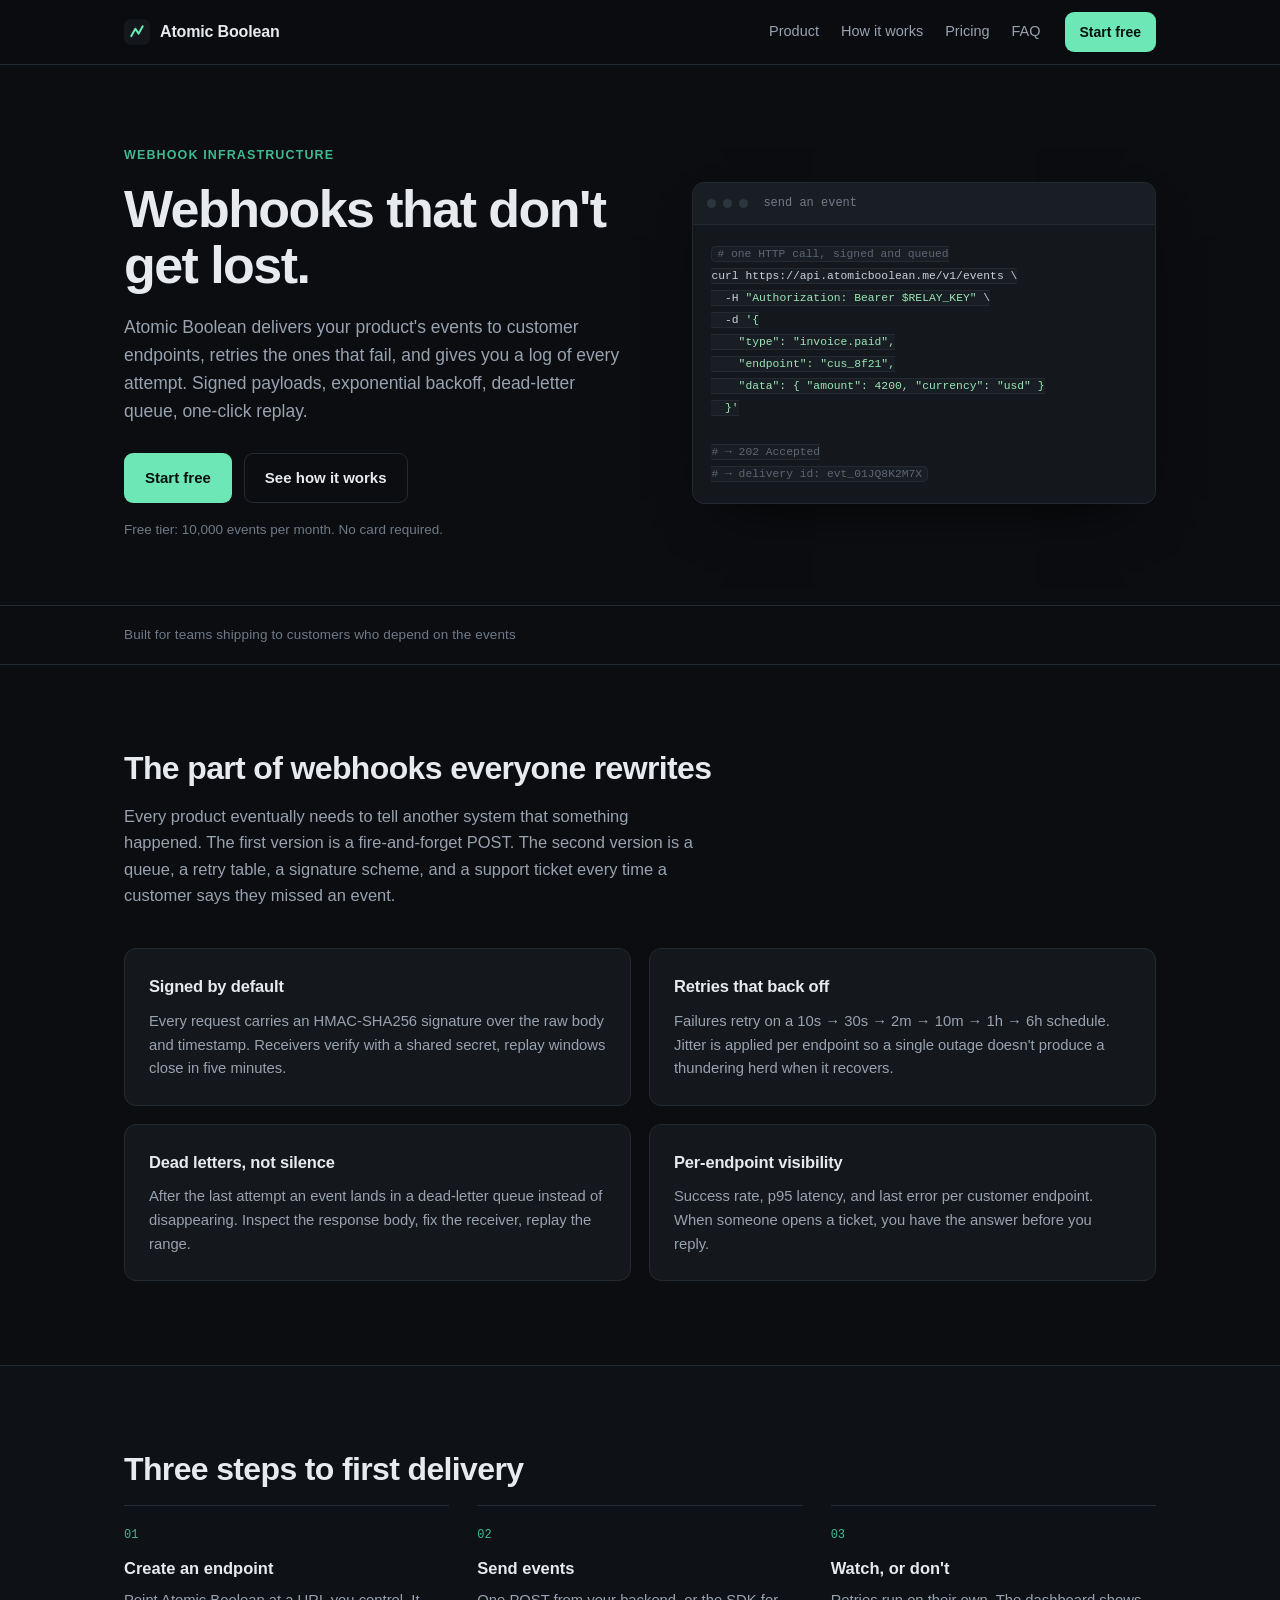
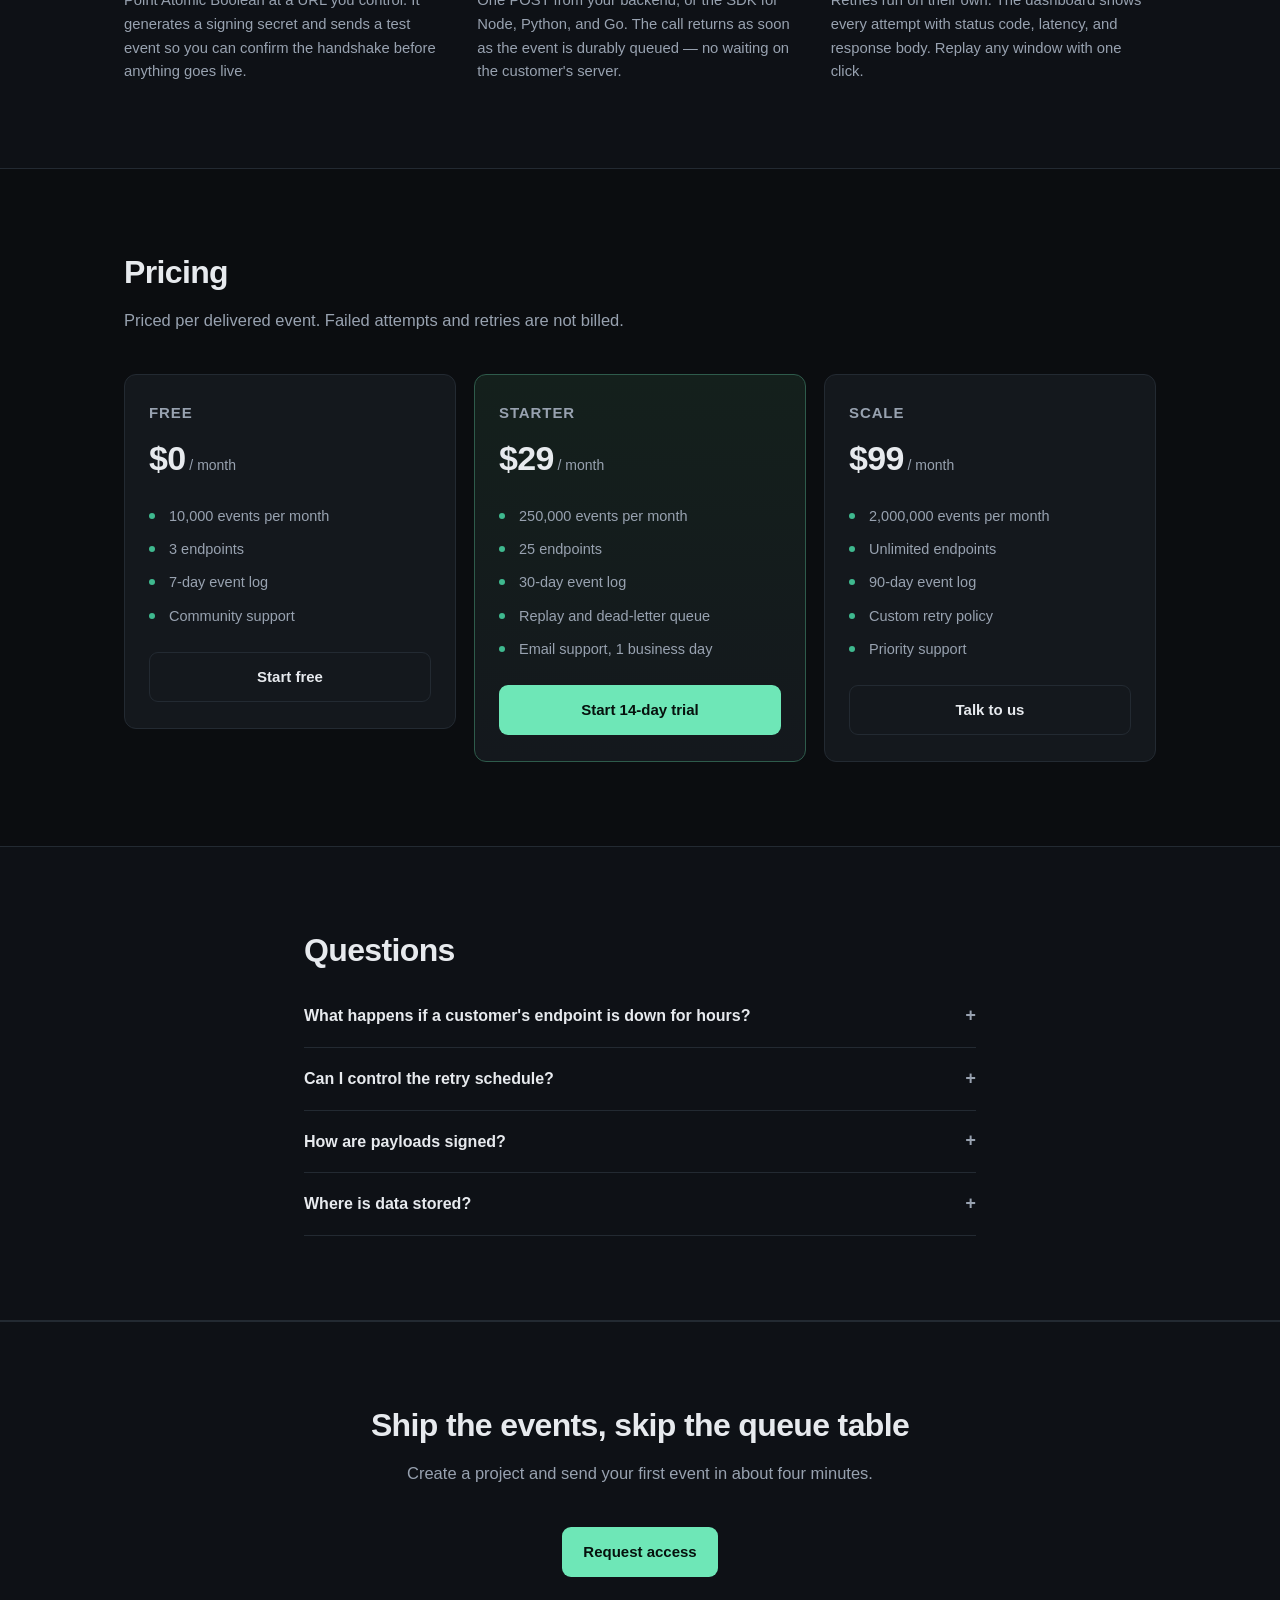
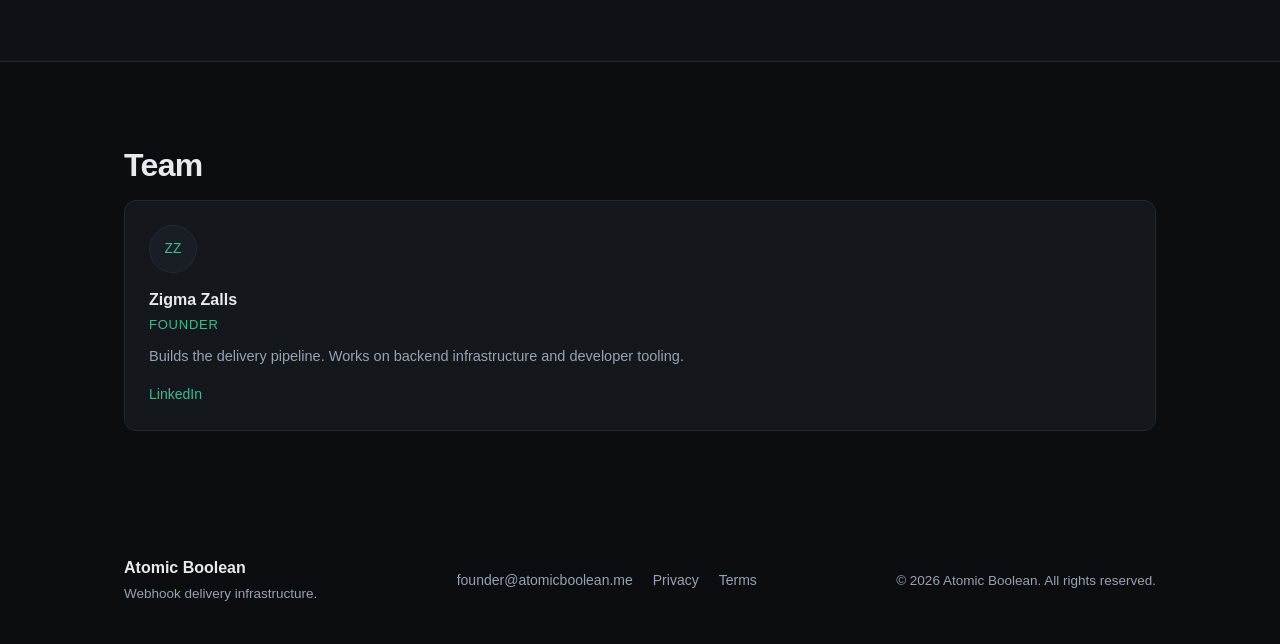
<file: index.html>
<!doctype html>
<html lang="en">
<head>
<meta charset="utf-8">
<meta name="viewport" content="width=device-width, initial-scale=1">
<title>Atomic Boolean — Reliable webhook delivery for your product</title>
<meta name="description" content="Atomic Boolean delivers, retries, and replays your product's events. Signed payloads, exponential backoff, dead-letter queues, and per-endpoint delivery logs.">
<link rel="canonical" href="https://atomicboolean.me/">
<meta property="og:type" content="website">
<meta property="og:site_name" content="Atomic Boolean">
<meta property="og:title" content="Atomic Boolean — Reliable webhook delivery for your product">
<meta property="og:description" content="Signed payloads, automatic retries, replay, and per-endpoint delivery logs.">
<meta property="og:url" content="https://atomicboolean.me/">
<meta name="twitter:card" content="summary_large_image">
<meta name="theme-color" content="#0B0D10">
<link rel="icon" href="data:image/svg+xml,%3Csvg xmlns='http://www.w3.org/2000/svg' viewBox='0 0 32 32'%3E%3Crect width='32' height='32' rx='8' fill='%230B0D10'/%3E%3Cpath d='M9 21l5-9 4 6 5-9' stroke='%236EE7B7' stroke-width='2.5' fill='none' stroke-linecap='round' stroke-linejoin='round'/%3E%3C/svg%3E">
<link rel="stylesheet" href="styles.css">
<script type="application/ld+json">
{
  "@context": "https://schema.org",
  "@type": "Organization",
  "name": "Atomic Boolean",
  "url": "https://atomicboolean.me/",
  "email": "founder@atomicboolean.me",
  "description": "Webhook delivery infrastructure for software products.",
  "foundingDate": "2026",
  "founder": {
    "@type": "Person",
    "name": "Zigma Zalls",
    "sameAs": "https://www.linkedin.com/in/zigma-zalls-90404244a/"
  }
}
</script>
</head>
<body>
<a class="skip" href="#main">Skip to content</a>

<header class="site-header">
  <div class="wrap header-inner">
    <a class="brand" href="/" aria-label="Atomic Boolean home">
      <svg width="26" height="26" viewBox="0 0 32 32" aria-hidden="true">
        <rect width="32" height="32" rx="8" fill="#14181D"/>
        <path d="M9 21l5-9 4 6 5-9" stroke="#6EE7B7" stroke-width="2.5" fill="none" stroke-linecap="round" stroke-linejoin="round"/>
      </svg>
      <span>Atomic Boolean</span>
    </a>
    <nav class="nav" aria-label="Main">
      <a href="#product">Product</a>
      <a href="#how">How it works</a>
      <a href="#pricing">Pricing</a>
      <a href="#faq">FAQ</a>
    </nav>
    <a class="btn btn-primary btn-sm" href="#start">Start free</a>
  </div>
</header>

<main id="main">

  <section class="hero">
    <div class="wrap hero-grid">
      <div class="hero-copy">
        <p class="eyebrow">Webhook infrastructure</p>
        <h1>Webhooks that don't get lost.</h1>
        <p class="lede">
          Atomic Boolean delivers your product's events to customer endpoints, retries the ones that
          fail, and gives you a log of every attempt. Signed payloads, exponential backoff,
          dead-letter queue, one-click replay.
        </p>
        <div class="cta-row">
          <a class="btn btn-primary" href="#start">Start free</a>
          <a class="btn btn-ghost" href="#how">See how it works</a>
        </div>
        <p class="fineprint">Free tier: 10,000 events per month. No card required.</p>
      </div>

      <div class="hero-code" aria-label="Example API call">
        <div class="code-head">
          <span class="dot"></span><span class="dot"></span><span class="dot"></span>
          <span class="code-title">send an event</span>
        </div>
<pre><code><span class="c"># one HTTP call, signed and queued</span>
curl https://api.atomicboolean.me/v1/events \
  -H <span class="s">"Authorization: Bearer $RELAY_KEY"</span> \
  -d <span class="s">'{
    "type": "invoice.paid",
    "endpoint": "cus_8f21",
    "data": { "amount": 4200, "currency": "usd" }
  }'</span>

<span class="c"># → 202 Accepted</span>
<span class="c"># → delivery id: evt_01JQ8K2M7X</span></code></pre>
      </div>
    </div>
  </section>

  <section class="strip">
    <div class="wrap strip-inner">
      <span>Built for teams shipping to customers who depend on the events</span>
    </div>
  </section>

  <section id="product" class="section">
    <div class="wrap">
      <h2>The part of webhooks everyone rewrites</h2>
      <p class="section-lede">
        Every product eventually needs to tell another system that something happened. The first
        version is a fire-and-forget POST. The second version is a queue, a retry table, a
        signature scheme, and a support ticket every time a customer says they missed an event.
      </p>

      <div class="cards">
        <article class="card">
          <h3>Signed by default</h3>
          <p>Every request carries an HMAC-SHA256 signature over the raw body and timestamp. Receivers verify with a shared secret, replay windows close in five minutes.</p>
        </article>
        <article class="card">
          <h3>Retries that back off</h3>
          <p>Failures retry on a 10s → 30s → 2m → 10m → 1h → 6h schedule. Jitter is applied per endpoint so a single outage doesn't produce a thundering herd when it recovers.</p>
        </article>
        <article class="card">
          <h3>Dead letters, not silence</h3>
          <p>After the last attempt an event lands in a dead-letter queue instead of disappearing. Inspect the response body, fix the receiver, replay the range.</p>
        </article>
        <article class="card">
          <h3>Per-endpoint visibility</h3>
          <p>Success rate, p95 latency, and last error per customer endpoint. When someone opens a ticket, you have the answer before you reply.</p>
        </article>
      </div>
    </div>
  </section>

  <section id="how" class="section section-alt">
    <div class="wrap">
      <h2>Three steps to first delivery</h2>
      <ol class="steps">
        <li>
          <span class="step-num">01</span>
          <h3>Create an endpoint</h3>
          <p>Point Atomic Boolean at a URL you control. It generates a signing secret and sends a test event so you can confirm the handshake before anything goes live.</p>
        </li>
        <li>
          <span class="step-num">02</span>
          <h3>Send events</h3>
          <p>One POST from your backend, or the SDK for Node, Python, and Go. The call returns as soon as the event is durably queued — no waiting on the customer's server.</p>
        </li>
        <li>
          <span class="step-num">03</span>
          <h3>Watch, or don't</h3>
          <p>Retries run on their own. The dashboard shows every attempt with status code, latency, and response body. Replay any window with one click.</p>
        </li>
      </ol>
    </div>
  </section>

  <section id="pricing" class="section">
    <div class="wrap">
      <h2>Pricing</h2>
      <p class="section-lede">Priced per delivered event. Failed attempts and retries are not billed.</p>

      <div class="pricing">
        <article class="price-card">
          <h3>Free</h3>
          <p class="price"><span>$0</span> / month</p>
          <ul>
            <li>10,000 events per month</li>
            <li>3 endpoints</li>
            <li>7-day event log</li>
            <li>Community support</li>
          </ul>
          <a class="btn btn-ghost btn-block" href="#start">Start free</a>
        </article>

        <article class="price-card featured">
          <h3>Starter</h3>
          <p class="price"><span>$29</span> / month</p>
          <ul>
            <li>250,000 events per month</li>
            <li>25 endpoints</li>
            <li>30-day event log</li>
            <li>Replay and dead-letter queue</li>
            <li>Email support, 1 business day</li>
          </ul>
          <a class="btn btn-primary btn-block" href="#start">Start 14-day trial</a>
        </article>

        <article class="price-card">
          <h3>Scale</h3>
          <p class="price"><span>$99</span> / month</p>
          <ul>
            <li>2,000,000 events per month</li>
            <li>Unlimited endpoints</li>
            <li>90-day event log</li>
            <li>Custom retry policy</li>
            <li>Priority support</li>
          </ul>
          <a class="btn btn-ghost btn-block" href="#start">Talk to us</a>
        </article>
      </div>
    </div>
  </section>

  <section id="faq" class="section section-alt">
    <div class="wrap narrow">
      <h2>Questions</h2>

      <details>
        <summary>What happens if a customer's endpoint is down for hours?</summary>
        <p>Retries continue through the full backoff schedule — roughly 9 hours of attempts. Events that exhaust the schedule move to the dead-letter queue, where they stay until you replay or discard them.</p>
      </details>

      <details>
        <summary>Can I control the retry schedule?</summary>
        <p>Yes, on the Scale plan. The default schedule suits most receivers; custom schedules matter when a customer runs batch processing and only accepts traffic overnight.</p>
      </details>

      <details>
        <summary>How are payloads signed?</summary>
        <p>HMAC-SHA256 over <code>timestamp + "." + raw_body</code>, sent in a header alongside the timestamp. Verify the timestamp is within five minutes to reject replays. Secrets rotate without downtime — the old and new secret both verify during a 24-hour overlap.</p>
      </details>

      <details>
        <summary>Where is data stored?</summary>
        <p>Event payloads and delivery logs are stored in the EU (Frankfurt) or US (Virginia), chosen per project at creation. Payloads are encrypted at rest and purged at the end of your plan's retention window.</p>
      </details>
    </div>
  </section>

  <section id="start" class="section cta-final">
    <div class="wrap narrow center">
      <h2>Ship the events, skip the queue table</h2>
      <p class="section-lede">Create a project and send your first event in about four minutes.</p>
      <a class="btn btn-primary" href="mailto:founder@atomicboolean.me?subject=Atomic Boolean%20access">Request access</a>
    </div>
  </section>

  <section class="section">
    <div class="wrap">
      <h2>Team</h2>
      <div class="team">
        <article class="person">
          <div class="avatar" aria-hidden="true">ZZ</div>
          <h3>Zigma Zalls</h3>
          <p class="role">Founder</p>
          <p>Builds the delivery pipeline. Works on backend infrastructure and developer tooling.</p>
          <a href="https://www.linkedin.com/in/zigma-zalls-90404244a/" rel="me noopener">LinkedIn</a>
        </article>
      </div>
    </div>
  </section>

</main>

<footer class="site-footer">
  <div class="wrap footer-inner">
    <div>
      <p class="brand-line">Atomic Boolean</p>
      <p class="muted">Webhook delivery infrastructure.</p>
    </div>
    <div class="footer-links">
      <a href="mailto:founder@atomicboolean.me">founder@atomicboolean.me</a>
      <a href="privacy.html">Privacy</a>
      <a href="terms.html">Terms</a>
    </div>
    <p class="muted small">© 2026 Atomic Boolean. All rights reserved.</p>
  </div>
</footer>

</body>
</html>
</file>
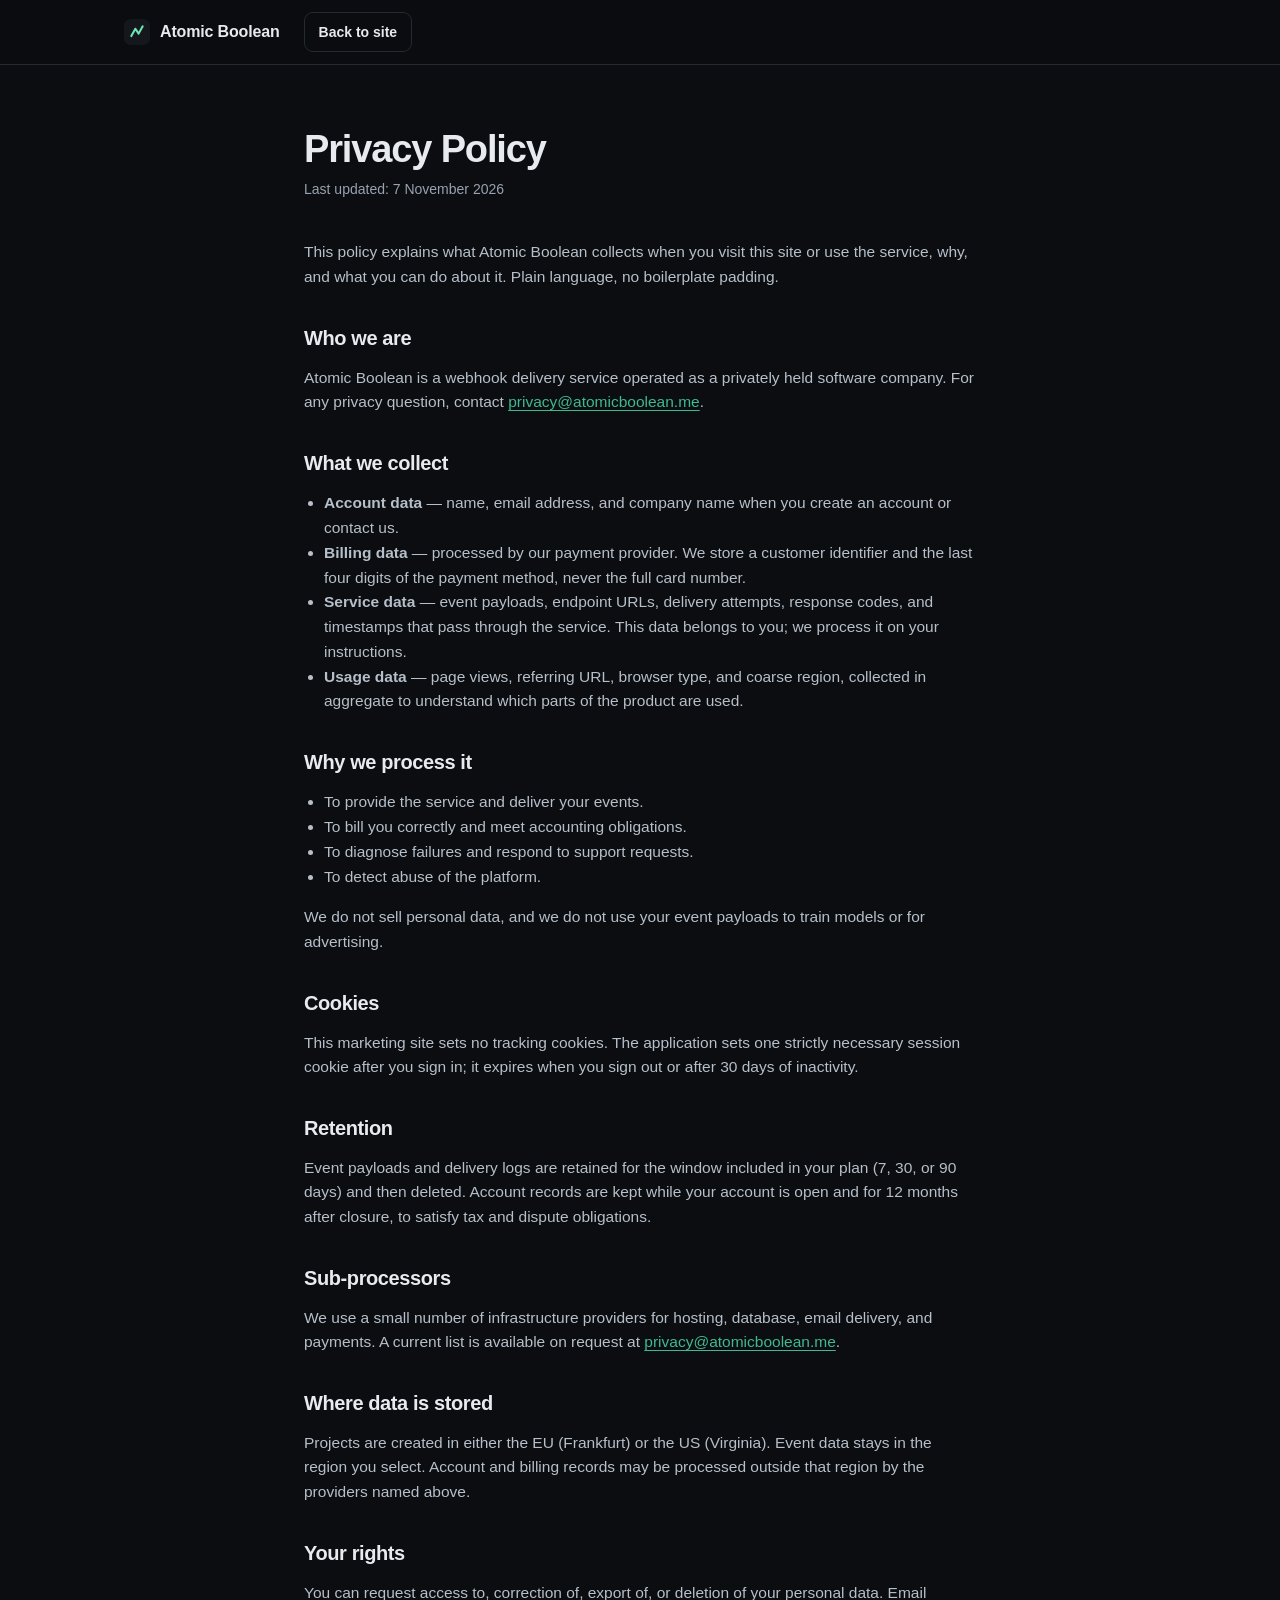
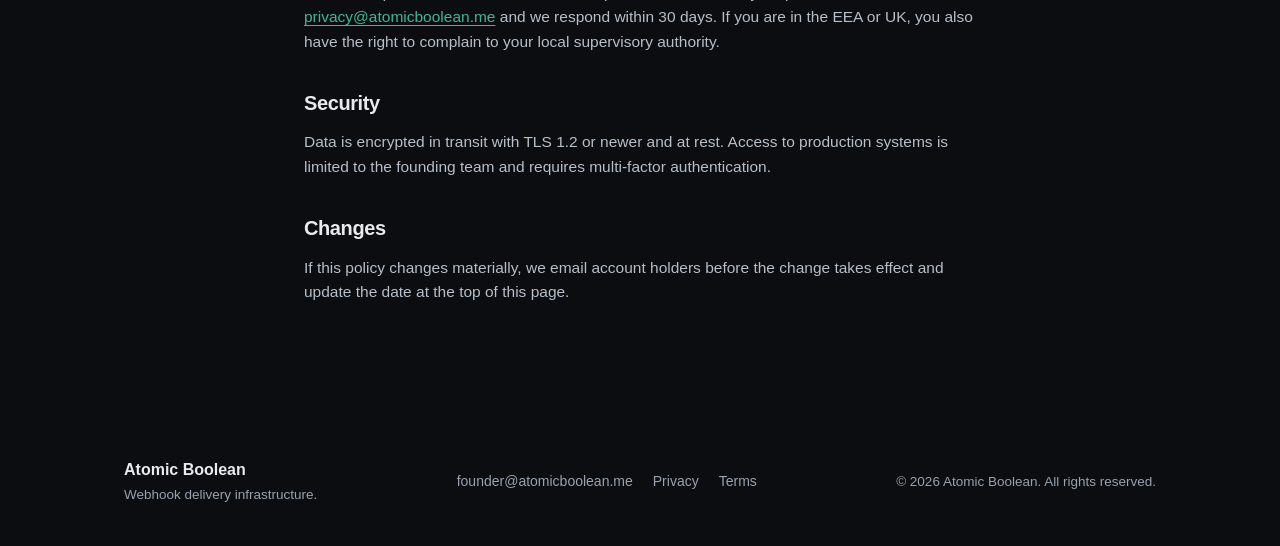
<file: privacy.html>
<!doctype html>
<html lang="en">
<head>
<meta charset="utf-8">
<meta name="viewport" content="width=device-width, initial-scale=1">
<title>Privacy Policy — Atomic Boolean</title>
<meta name="description" content="How Atomic Boolean collects, uses, and stores data.">
<meta name="robots" content="index, follow">
<link rel="icon" href="data:image/svg+xml,%3Csvg xmlns='http://www.w3.org/2000/svg' viewBox='0 0 32 32'%3E%3Crect width='32' height='32' rx='8' fill='%230B0D10'/%3E%3Cpath d='M9 21l5-9 4 6 5-9' stroke='%236EE7B7' stroke-width='2.5' fill='none' stroke-linecap='round' stroke-linejoin='round'/%3E%3C/svg%3E">
<link rel="stylesheet" href="styles.css">
</head>
<body>

<header class="site-header">
  <div class="wrap header-inner">
    <a class="brand" href="/">
      <svg width="26" height="26" viewBox="0 0 32 32" aria-hidden="true">
        <rect width="32" height="32" rx="8" fill="#14181D"/>
        <path d="M9 21l5-9 4 6 5-9" stroke="#6EE7B7" stroke-width="2.5" fill="none" stroke-linecap="round" stroke-linejoin="round"/>
      </svg>
      <span>Atomic Boolean</span>
    </a>
    <a class="btn btn-ghost btn-sm" href="/">Back to site</a>
  </div>
</header>

<main class="legal">
  <div class="wrap narrow">
    <h1>Privacy Policy</h1>
    <p class="updated">Last updated: 7 November 2026</p>

    <p>This policy explains what Atomic Boolean collects when you visit this site or use the service, why, and what you can do about it. Plain language, no boilerplate padding.</p>

    <h2>Who we are</h2>
    <p>Atomic Boolean is a webhook delivery service operated as a privately held software company. For any privacy question, contact <a href="mailto:privacy@atomicboolean.me">privacy@atomicboolean.me</a>.</p>

    <h2>What we collect</h2>
    <ul>
      <li><strong>Account data</strong> — name, email address, and company name when you create an account or contact us.</li>
      <li><strong>Billing data</strong> — processed by our payment provider. We store a customer identifier and the last four digits of the payment method, never the full card number.</li>
      <li><strong>Service data</strong> — event payloads, endpoint URLs, delivery attempts, response codes, and timestamps that pass through the service. This data belongs to you; we process it on your instructions.</li>
      <li><strong>Usage data</strong> — page views, referring URL, browser type, and coarse region, collected in aggregate to understand which parts of the product are used.</li>
    </ul>

    <h2>Why we process it</h2>
    <ul>
      <li>To provide the service and deliver your events.</li>
      <li>To bill you correctly and meet accounting obligations.</li>
      <li>To diagnose failures and respond to support requests.</li>
      <li>To detect abuse of the platform.</li>
    </ul>
    <p>We do not sell personal data, and we do not use your event payloads to train models or for advertising.</p>

    <h2>Cookies</h2>
    <p>This marketing site sets no tracking cookies. The application sets one strictly necessary session cookie after you sign in; it expires when you sign out or after 30 days of inactivity.</p>

    <h2>Retention</h2>
    <p>Event payloads and delivery logs are retained for the window included in your plan (7, 30, or 90 days) and then deleted. Account records are kept while your account is open and for 12 months after closure, to satisfy tax and dispute obligations.</p>

    <h2>Sub-processors</h2>
    <p>We use a small number of infrastructure providers for hosting, database, email delivery, and payments. A current list is available on request at <a href="mailto:privacy@atomicboolean.me">privacy@atomicboolean.me</a>.</p>

    <h2>Where data is stored</h2>
    <p>Projects are created in either the EU (Frankfurt) or the US (Virginia). Event data stays in the region you select. Account and billing records may be processed outside that region by the providers named above.</p>

    <h2>Your rights</h2>
    <p>You can request access to, correction of, export of, or deletion of your personal data. Email <a href="mailto:privacy@atomicboolean.me">privacy@atomicboolean.me</a> and we respond within 30 days. If you are in the EEA or UK, you also have the right to complain to your local supervisory authority.</p>

    <h2>Security</h2>
    <p>Data is encrypted in transit with TLS 1.2 or newer and at rest. Access to production systems is limited to the founding team and requires multi-factor authentication.</p>

    <h2>Changes</h2>
    <p>If this policy changes materially, we email account holders before the change takes effect and update the date at the top of this page.</p>
  </div>
</main>

<footer class="site-footer">
  <div class="wrap footer-inner">
    <div>
      <p class="brand-line">Atomic Boolean</p>
      <p class="muted">Webhook delivery infrastructure.</p>
    </div>
    <div class="footer-links">
      <a href="mailto:founder@atomicboolean.me">founder@atomicboolean.me</a>
      <a href="privacy.html">Privacy</a>
      <a href="terms.html">Terms</a>
    </div>
    <p class="muted small">© 2026 Atomic Boolean. All rights reserved.</p>
  </div>
</footer>

</body>
</html>
</file>
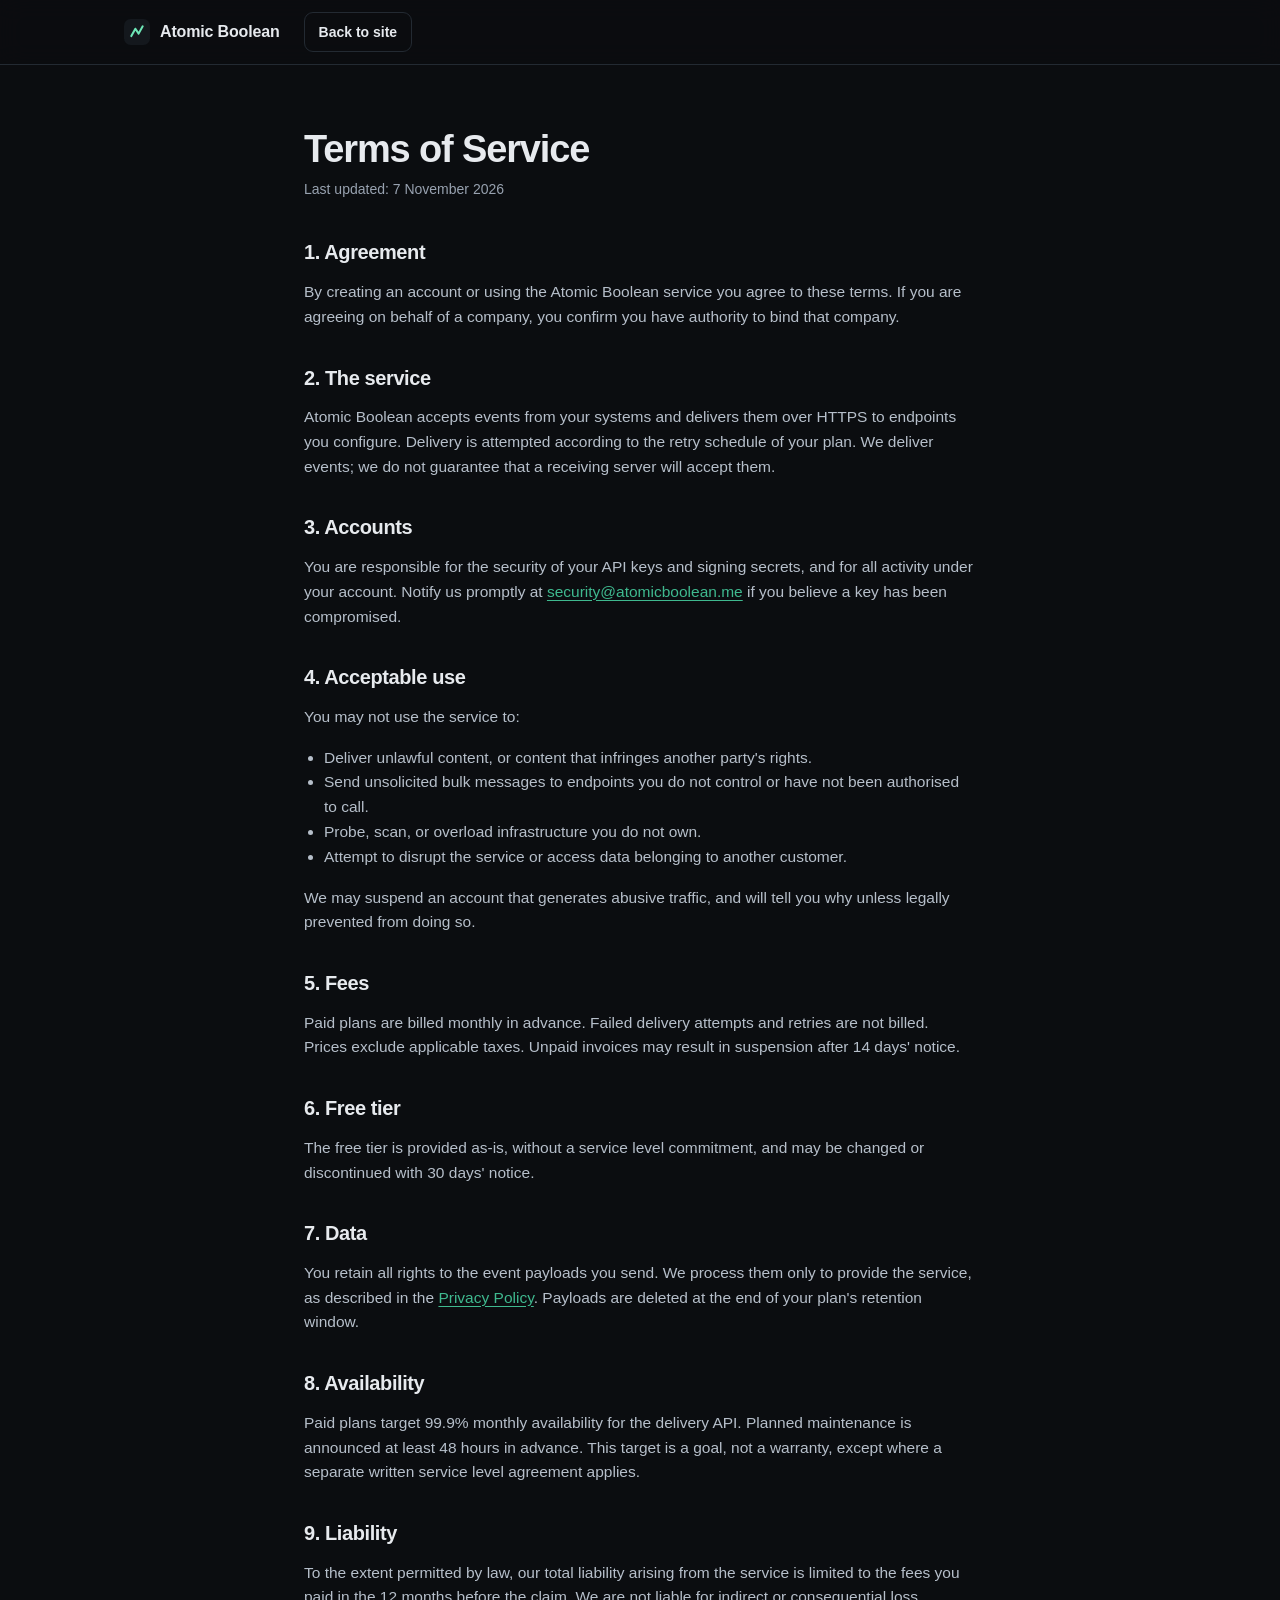
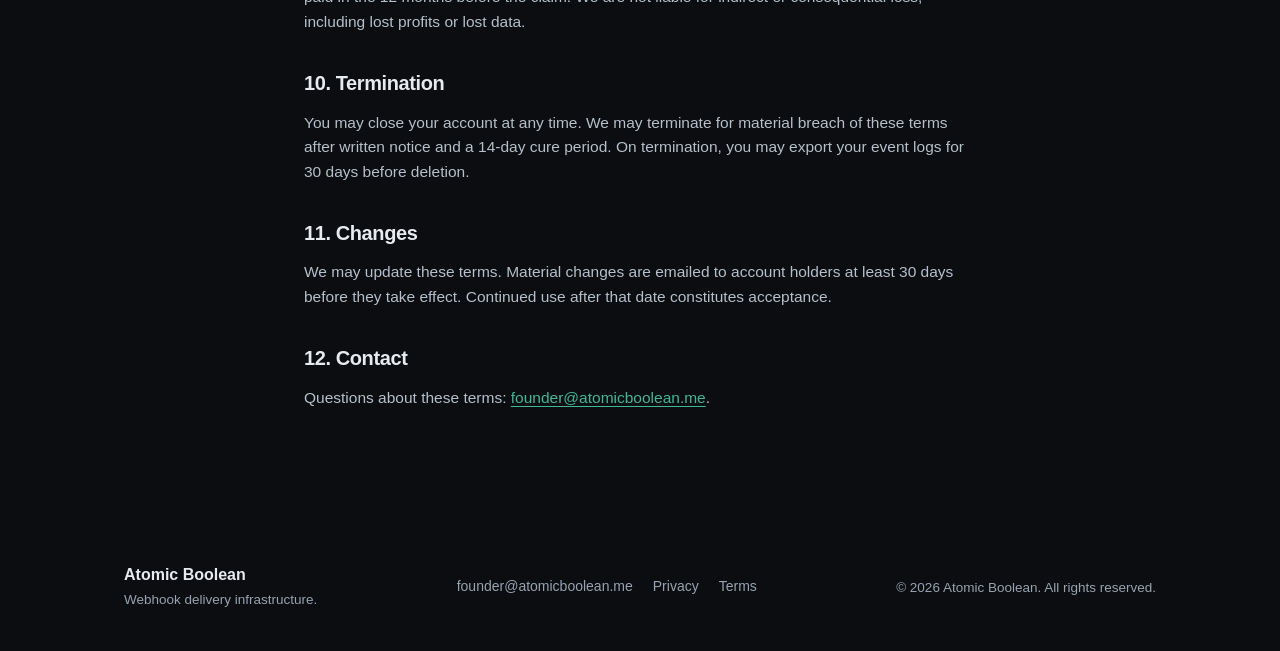
<file: terms.html>
<!doctype html>
<html lang="en">
<head>
<meta charset="utf-8">
<meta name="viewport" content="width=device-width, initial-scale=1">
<title>Terms of Service — Atomic Boolean</title>
<meta name="description" content="The terms that govern use of the Atomic Boolean service.">
<meta name="robots" content="index, follow">
<link rel="icon" href="data:image/svg+xml,%3Csvg xmlns='http://www.w3.org/2000/svg' viewBox='0 0 32 32'%3E%3Crect width='32' height='32' rx='8' fill='%230B0D10'/%3E%3Cpath d='M9 21l5-9 4 6 5-9' stroke='%236EE7B7' stroke-width='2.5' fill='none' stroke-linecap='round' stroke-linejoin='round'/%3E%3C/svg%3E">
<link rel="stylesheet" href="styles.css">
</head>
<body>

<header class="site-header">
  <div class="wrap header-inner">
    <a class="brand" href="/">
      <svg width="26" height="26" viewBox="0 0 32 32" aria-hidden="true">
        <rect width="32" height="32" rx="8" fill="#14181D"/>
        <path d="M9 21l5-9 4 6 5-9" stroke="#6EE7B7" stroke-width="2.5" fill="none" stroke-linecap="round" stroke-linejoin="round"/>
      </svg>
      <span>Atomic Boolean</span>
    </a>
    <a class="btn btn-ghost btn-sm" href="/">Back to site</a>
  </div>
</header>

<main class="legal">
  <div class="wrap narrow">
    <h1>Terms of Service</h1>
    <p class="updated">Last updated: 7 November 2026</p>

    <h2>1. Agreement</h2>
    <p>By creating an account or using the Atomic Boolean service you agree to these terms. If you are agreeing on behalf of a company, you confirm you have authority to bind that company.</p>

    <h2>2. The service</h2>
    <p>Atomic Boolean accepts events from your systems and delivers them over HTTPS to endpoints you configure. Delivery is attempted according to the retry schedule of your plan. We deliver events; we do not guarantee that a receiving server will accept them.</p>

    <h2>3. Accounts</h2>
    <p>You are responsible for the security of your API keys and signing secrets, and for all activity under your account. Notify us promptly at <a href="mailto:security@atomicboolean.me">security@atomicboolean.me</a> if you believe a key has been compromised.</p>

    <h2>4. Acceptable use</h2>
    <p>You may not use the service to:</p>
    <ul>
      <li>Deliver unlawful content, or content that infringes another party's rights.</li>
      <li>Send unsolicited bulk messages to endpoints you do not control or have not been authorised to call.</li>
      <li>Probe, scan, or overload infrastructure you do not own.</li>
      <li>Attempt to disrupt the service or access data belonging to another customer.</li>
    </ul>
    <p>We may suspend an account that generates abusive traffic, and will tell you why unless legally prevented from doing so.</p>

    <h2>5. Fees</h2>
    <p>Paid plans are billed monthly in advance. Failed delivery attempts and retries are not billed. Prices exclude applicable taxes. Unpaid invoices may result in suspension after 14 days' notice.</p>

    <h2>6. Free tier</h2>
    <p>The free tier is provided as-is, without a service level commitment, and may be changed or discontinued with 30 days' notice.</p>

    <h2>7. Data</h2>
    <p>You retain all rights to the event payloads you send. We process them only to provide the service, as described in the <a href="privacy.html">Privacy Policy</a>. Payloads are deleted at the end of your plan's retention window.</p>

    <h2>8. Availability</h2>
    <p>Paid plans target 99.9% monthly availability for the delivery API. Planned maintenance is announced at least 48 hours in advance. This target is a goal, not a warranty, except where a separate written service level agreement applies.</p>

    <h2>9. Liability</h2>
    <p>To the extent permitted by law, our total liability arising from the service is limited to the fees you paid in the 12 months before the claim. We are not liable for indirect or consequential loss, including lost profits or lost data.</p>

    <h2>10. Termination</h2>
    <p>You may close your account at any time. We may terminate for material breach of these terms after written notice and a 14-day cure period. On termination, you may export your event logs for 30 days before deletion.</p>

    <h2>11. Changes</h2>
    <p>We may update these terms. Material changes are emailed to account holders at least 30 days before they take effect. Continued use after that date constitutes acceptance.</p>

    <h2>12. Contact</h2>
    <p>Questions about these terms: <a href="mailto:founder@atomicboolean.me">founder@atomicboolean.me</a>.</p>
  </div>
</main>

<footer class="site-footer">
  <div class="wrap footer-inner">
    <div>
      <p class="brand-line">Atomic Boolean</p>
      <p class="muted">Webhook delivery infrastructure.</p>
    </div>
    <div class="footer-links">
      <a href="mailto:founder@atomicboolean.me">founder@atomicboolean.me</a>
      <a href="privacy.html">Privacy</a>
      <a href="terms.html">Terms</a>
    </div>
    <p class="muted small">© 2026 Atomic Boolean. All rights reserved.</p>
  </div>
</footer>

</body>
</html>
</file>
<file: styles.css>
/* Atomic Boolean — single-file stylesheet. No build step, no dependencies. */

:root {
  --bg: #0B0D10;
  --bg-alt: #0E1116;
  --surface: #14181D;
  --surface-2: #191E24;
  --line: #232A32;
  --text: #E7EAEE;
  --muted: #98A2B0;
  --accent: #6EE7B7;
  --accent-dim: #3FB98F;
  --radius: 12px;
  --wrap: 1080px;
  --font: -apple-system, BlinkMacSystemFont, "Segoe UI", Inter, Roboto, Helvetica, Arial, sans-serif;
  --mono: ui-monospace, SFMono-Regular, "SF Mono", Menlo, Consolas, "Liberation Mono", monospace;
}

* { box-sizing: border-box; }

html { scroll-behavior: smooth; }

body {
  margin: 0;
  background: var(--bg);
  color: var(--text);
  font-family: var(--font);
  font-size: 16px;
  line-height: 1.6;
  -webkit-font-smoothing: antialiased;
  text-rendering: optimizeLegibility;
}

@media (prefers-reduced-motion: reduce) {
  html { scroll-behavior: auto; }
  * { animation: none !important; transition: none !important; }
}

.wrap {
  width: 100%;
  max-width: var(--wrap);
  margin: 0 auto;
  padding: 0 24px;
}

.narrow { max-width: 720px; }
.center { text-align: center; }
.muted { color: var(--muted); }
.small { font-size: 13px; }

a { color: var(--text); text-decoration: none; }
a:hover { color: var(--accent); }

:focus-visible {
  outline: 2px solid var(--accent);
  outline-offset: 3px;
  border-radius: 4px;
}

.skip {
  position: absolute;
  left: -9999px;
  top: 0;
  background: var(--accent);
  color: #06110D;
  padding: 10px 16px;
  z-index: 100;
  border-radius: 0 0 8px 0;
}
.skip:focus { left: 0; }

/* ---------- header ---------- */

.site-header {
  position: sticky;
  top: 0;
  z-index: 50;
  background: rgba(11, 13, 16, 0.82);
  backdrop-filter: blur(12px);
  border-bottom: 1px solid var(--line);
}

.header-inner {
  display: flex;
  align-items: center;
  gap: 24px;
  height: 64px;
}

.brand {
  display: inline-flex;
  align-items: center;
  gap: 10px;
  font-weight: 600;
  letter-spacing: -0.01em;
}

.nav {
  display: flex;
  gap: 22px;
  margin-left: auto;
  font-size: 14.5px;
  color: var(--muted);
}
.nav a { color: var(--muted); }
.nav a:hover { color: var(--text); }

/* ---------- buttons ---------- */

.btn {
  display: inline-flex;
  align-items: center;
  justify-content: center;
  gap: 8px;
  padding: 12px 20px;
  border-radius: 9px;
  font-size: 15px;
  font-weight: 550;
  border: 1px solid transparent;
  transition: background 0.15s ease, border-color 0.15s ease, transform 0.15s ease;
  white-space: nowrap;
}

.btn-primary {
  background: var(--accent);
  color: #06110D;
}
.btn-primary:hover {
  background: #8DF2C8;
  color: #06110D;
  transform: translateY(-1px);
}

.btn-ghost {
  border-color: var(--line);
  color: var(--text);
  background: transparent;
}
.btn-ghost:hover {
  border-color: #37414D;
  background: var(--surface);
  color: var(--text);
}

.btn-sm { padding: 8px 14px; font-size: 14px; }
.btn-block { width: 100%; }

/* ---------- hero ---------- */

.hero { padding: 80px 0 64px; }

.hero-grid {
  display: grid;
  grid-template-columns: 1.05fr 0.95fr;
  gap: 56px;
  align-items: center;
}

.eyebrow {
  margin: 0 0 16px;
  font-size: 12.5px;
  letter-spacing: 0.09em;
  text-transform: uppercase;
  color: var(--accent-dim);
  font-weight: 600;
}

h1 {
  margin: 0 0 20px;
  font-size: clamp(34px, 5vw, 52px);
  line-height: 1.08;
  letter-spacing: -0.03em;
  font-weight: 650;
}

.lede {
  margin: 0 0 28px;
  font-size: 17.5px;
  color: var(--muted);
  max-width: 52ch;
}

.cta-row {
  display: flex;
  gap: 12px;
  flex-wrap: wrap;
  margin-bottom: 16px;
}

.fineprint {
  margin: 0;
  font-size: 13.5px;
  color: #6F7A88;
}

/* code card */

.hero-code {
  background: var(--surface);
  border: 1px solid var(--line);
  border-radius: var(--radius);
  overflow: hidden;
  box-shadow: 0 24px 60px -30px rgba(0, 0, 0, 0.9);
}

.code-head {
  display: flex;
  align-items: center;
  gap: 7px;
  padding: 11px 14px;
  border-bottom: 1px solid var(--line);
  background: var(--surface-2);
}

.dot {
  width: 9px;
  height: 9px;
  border-radius: 50%;
  background: #2C343D;
}

.code-title {
  margin-left: 8px;
  font-size: 12px;
  color: #6F7A88;
  font-family: var(--mono);
}

pre {
  margin: 0;
  padding: 18px;
  overflow-x: auto;
  font-family: var(--mono);
  font-size: 12.6px;
  line-height: 1.75;
  color: #C7D0DA;
}

pre .c { color: #5B6673; }
pre .s { color: #9AE6B4; }

/* ---------- strip ---------- */

.strip { border-top: 1px solid var(--line); border-bottom: 1px solid var(--line); }
.strip-inner {
  padding: 18px 24px;
  font-size: 13.5px;
  color: #6F7A88;
  letter-spacing: 0.01em;
}

/* ---------- sections ---------- */

.section { padding: 84px 0; }
.section-alt { background: var(--bg-alt); border-top: 1px solid var(--line); border-bottom: 1px solid var(--line); }

h2 {
  margin: 0 0 16px;
  font-size: clamp(24px, 3vw, 32px);
  letter-spacing: -0.02em;
  font-weight: 620;
  line-height: 1.2;
}

.section-lede {
  margin: 0 0 40px;
  color: var(--muted);
  font-size: 16.5px;
  max-width: 62ch;
}

/* cards */

.cards {
  display: grid;
  grid-template-columns: repeat(2, 1fr);
  gap: 18px;
}

.card {
  background: var(--surface);
  border: 1px solid var(--line);
  border-radius: var(--radius);
  padding: 24px;
}

.card h3 {
  margin: 0 0 10px;
  font-size: 16.5px;
  font-weight: 600;
  letter-spacing: -0.01em;
}

.card p { margin: 0; color: var(--muted); font-size: 14.8px; }

/* steps */

.steps {
  list-style: none;
  margin: 0;
  padding: 0;
  display: grid;
  grid-template-columns: repeat(3, 1fr);
  gap: 28px;
}

.steps li { border-top: 1px solid var(--line); padding-top: 20px; }

.step-num {
  display: block;
  font-family: var(--mono);
  font-size: 12px;
  color: var(--accent-dim);
  margin-bottom: 10px;
}

.steps h3 { margin: 0 0 8px; font-size: 16.5px; font-weight: 600; }
.steps p { margin: 0; color: var(--muted); font-size: 14.8px; }

/* pricing */

.pricing {
  display: grid;
  grid-template-columns: repeat(3, 1fr);
  gap: 18px;
  align-items: start;
}

.price-card {
  background: var(--surface);
  border: 1px solid var(--line);
  border-radius: var(--radius);
  padding: 26px 24px;
}

.price-card.featured {
  border-color: #2E5B4B;
  background: linear-gradient(180deg, #14201C 0%, var(--surface) 100%);
}

.price-card h3 { margin: 0 0 6px; font-size: 15px; font-weight: 600; text-transform: uppercase; letter-spacing: 0.06em; color: var(--muted); }

.price { margin: 0 0 20px; color: var(--muted); font-size: 14px; }
.price span { font-size: 34px; font-weight: 650; color: var(--text); letter-spacing: -0.02em; }

.price-card ul {
  list-style: none;
  margin: 0 0 24px;
  padding: 0;
  display: grid;
  gap: 10px;
  font-size: 14.5px;
  color: var(--muted);
}

.price-card li { padding-left: 20px; position: relative; }
.price-card li::before {
  content: "";
  position: absolute;
  left: 0;
  top: 8px;
  width: 6px;
  height: 6px;
  border-radius: 50%;
  background: var(--accent-dim);
}

/* faq */

details {
  border-bottom: 1px solid var(--line);
  padding: 18px 0;
}

summary {
  cursor: pointer;
  font-weight: 550;
  font-size: 16px;
  list-style: none;
  display: flex;
  justify-content: space-between;
  align-items: center;
  gap: 16px;
}

summary::-webkit-details-marker { display: none; }

summary::after {
  content: "+";
  color: var(--muted);
  font-family: var(--mono);
  font-size: 18px;
  line-height: 1;
}

details[open] summary::after { content: "–"; }

details p { margin: 12px 0 0; color: var(--muted); font-size: 15px; max-width: 66ch; }

code {
  font-family: var(--mono);
  font-size: 0.9em;
  background: var(--surface-2);
  border: 1px solid var(--line);
  border-radius: 5px;
  padding: 1px 5px;
}

/* team */

.team {
  display: grid;
  grid-template-columns: repeat(auto-fit, minmax(240px, 1fr));
  gap: 18px;
}

.person {
  background: var(--surface);
  border: 1px solid var(--line);
  border-radius: var(--radius);
  padding: 24px;
}

.avatar {
  width: 48px;
  height: 48px;
  border-radius: 50%;
  background: var(--surface-2);
  border: 1px solid var(--line);
  display: grid;
  place-items: center;
  font-family: var(--mono);
  font-size: 14px;
  color: var(--accent-dim);
  margin-bottom: 14px;
}

.person h3 { margin: 0 0 2px; font-size: 16px; font-weight: 600; }
.person .role { margin: 0 0 10px; font-size: 13px; color: var(--accent-dim); text-transform: uppercase; letter-spacing: 0.06em; }
.person p { margin: 0 0 12px; color: var(--muted); font-size: 14.5px; }
.person a { font-size: 14px; color: var(--accent-dim); }

/* final cta */

.cta-final { background: var(--bg-alt); border-top: 1px solid var(--line); border-bottom: 1px solid var(--line); }
.cta-final .section-lede { margin-left: auto; margin-right: auto; }

/* ---------- footer ---------- */

.site-footer { padding: 40px 0; }

.footer-inner {
  display: flex;
  flex-wrap: wrap;
  gap: 20px;
  align-items: center;
  justify-content: space-between;
}

.brand-line { margin: 0; font-weight: 600; }
.footer-inner .muted { margin: 2px 0 0; font-size: 13.5px; }

.footer-links { display: flex; gap: 20px; font-size: 14px; }
.footer-links a { color: var(--muted); }
.footer-links a:hover { color: var(--text); }

/* ---------- legal pages ---------- */

.legal { padding: 64px 0 96px; }
.legal h1 { font-size: clamp(28px, 4vw, 38px); margin-bottom: 8px; }
.legal .updated { color: var(--muted); font-size: 14px; margin: 0 0 40px; }
.legal h2 { font-size: 20px; margin: 36px 0 10px; }
.legal p, .legal li { color: #B6BFCA; font-size: 15.5px; }
.legal ul { padding-left: 20px; }
.legal a { color: var(--accent-dim); text-decoration: underline; text-underline-offset: 3px; }

/* ---------- responsive ---------- */

@media (max-width: 900px) {
  .hero-grid { grid-template-columns: 1fr; gap: 40px; }
  .cards { grid-template-columns: 1fr; }
  .steps { grid-template-columns: 1fr; gap: 22px; }
  .pricing { grid-template-columns: 1fr; }
  .nav { display: none; }
  .hero { padding: 56px 0 48px; }
  .section { padding: 64px 0; }
}

@media (max-width: 560px) {
  .header-inner { gap: 12px; }
  .cta-row .btn { flex: 1 1 100%; }
  pre { font-size: 11.4px; padding: 14px; }
  .footer-inner { flex-direction: column; align-items: flex-start; }
}
</file>
